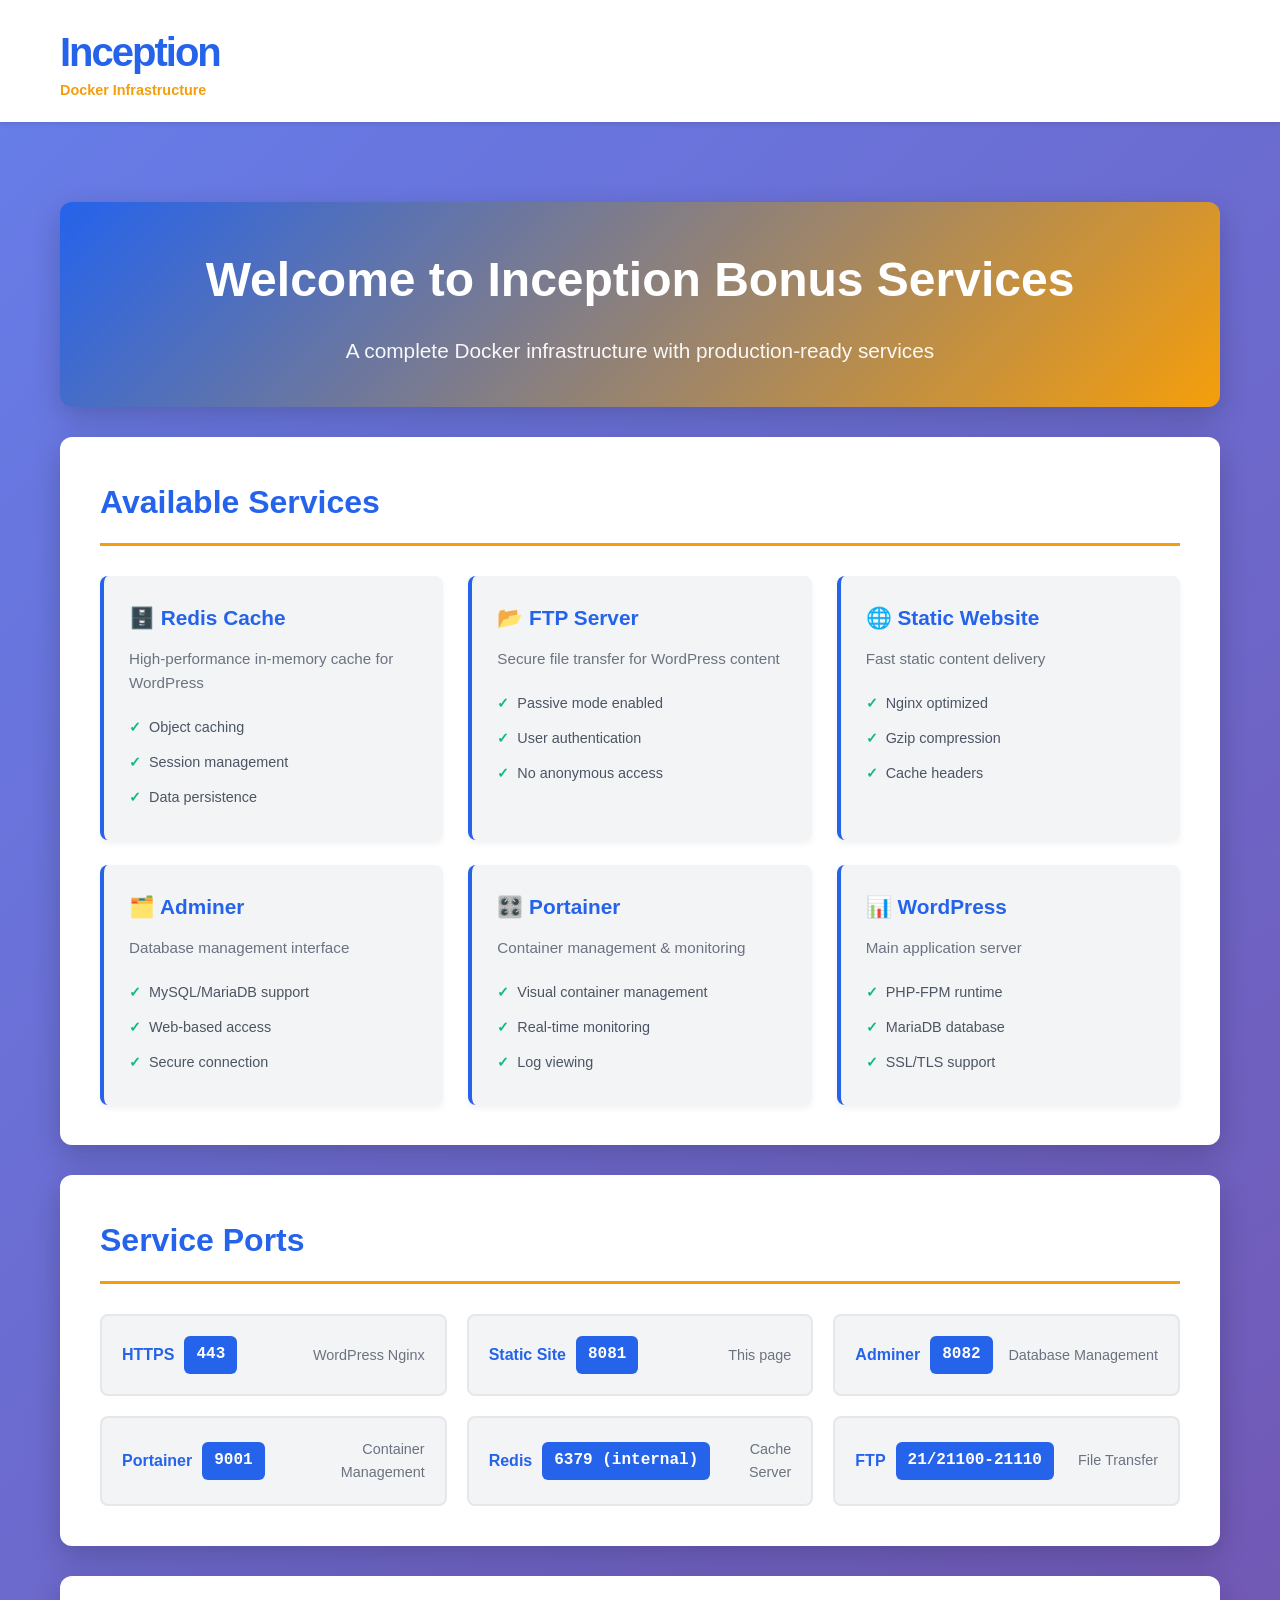
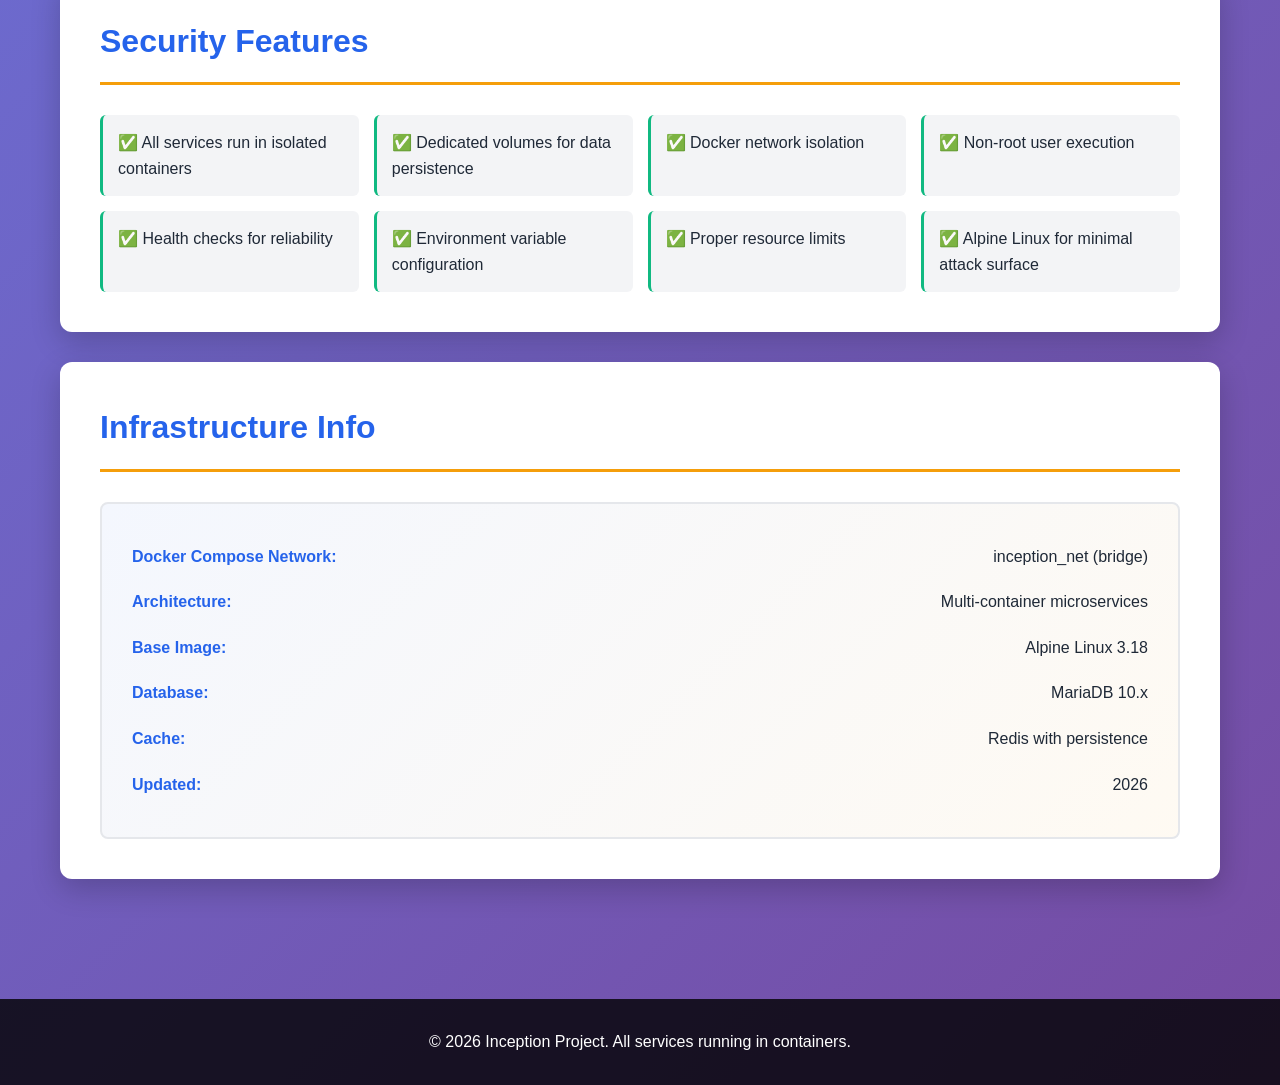
<file: srcs/requirements/bonus/static-site/www/index.html>
<!DOCTYPE html>
<html lang="en">
<head>
	<meta charset="UTF-8">
	<meta name="viewport" content="width=device-width, initial-scale=1.0">
	<title>Inception Bonus Services</title>
	<link rel="stylesheet" href="styles.css">
</head>
<body>
	<nav class="navbar">
		<div class="container">
			<div class="logo">
				<h1>Inception</h1>
				<p class="tagline">Docker Infrastructure</p>
			</div>
		</div>
	</nav>

	<main>
		<div class="container">
			<section class="hero">
				<h2>Welcome to Inception Bonus Services</h2>
				<p>A complete Docker infrastructure with production-ready services</p>
			</section>

			<section class="services">
				<h3>Available Services</h3>
				<div class="services-grid">
					<div class="service-card">
						<h4>🗄️ Redis Cache</h4>
						<p>High-performance in-memory cache for WordPress</p>
						<ul>
							<li>Object caching</li>
							<li>Session management</li>
							<li>Data persistence</li>
						</ul>
					</div>

					<div class="service-card">
						<h4>📂 FTP Server</h4>
						<p>Secure file transfer for WordPress content</p>
						<ul>
							<li>Passive mode enabled</li>
							<li>User authentication</li>
							<li>No anonymous access</li>
						</ul>
					</div>

					<div class="service-card">
						<h4>🌐 Static Website</h4>
						<p>Fast static content delivery</p>
						<ul>
							<li>Nginx optimized</li>
							<li>Gzip compression</li>
							<li>Cache headers</li>
						</ul>
					</div>

					<div class="service-card">
						<h4>🗂️ Adminer</h4>
						<p>Database management interface</p>
						<ul>
							<li>MySQL/MariaDB support</li>
							<li>Web-based access</li>
							<li>Secure connection</li>
						</ul>
					</div>

					<div class="service-card">
						<h4>🎛️ Portainer</h4>
						<p>Container management & monitoring</p>
						<ul>
							<li>Visual container management</li>
							<li>Real-time monitoring</li>
							<li>Log viewing</li>
						</ul>
					</div>

					<div class="service-card">
						<h4>📊 WordPress</h4>
						<p>Main application server</p>
						<ul>
							<li>PHP-FPM runtime</li>
							<li>MariaDB database</li>
							<li>SSL/TLS support</li>
						</ul>
					</div>
				</div>
			</section>

			<section class="ports">
				<h3>Service Ports</h3>
				<div class="ports-list">
					<div class="port-item">
						<span class="port-name">HTTPS</span>
						<span class="port-number">443</span>
						<span class="port-desc">WordPress Nginx</span>
					</div>
					<div class="port-item">
						<span class="port-name">Static Site</span>
						<span class="port-number">8081</span>
						<span class="port-desc">This page</span>
					</div>
					<div class="port-item">
						<span class="port-name">Adminer</span>
						<span class="port-number">8082</span>
						<span class="port-desc">Database Management</span>
					</div>
					<div class="port-item">
						<span class="port-name">Portainer</span>
						<span class="port-number">9001</span>
						<span class="port-desc">Container Management</span>
					</div>
					<div class="port-item">
						<span class="port-name">Redis</span>
						<span class="port-number">6379 (internal)</span>
						<span class="port-desc">Cache Server</span>
					</div>
					<div class="port-item">
						<span class="port-name">FTP</span>
						<span class="port-number">21/21100-21110</span>
						<span class="port-desc">File Transfer</span>
					</div>
				</div>
			</section>

			<section class="features">
				<h3>Security Features</h3>
				<ul class="features-list">
					<li>✅ All services run in isolated containers</li>
					<li>✅ Dedicated volumes for data persistence</li>
					<li>✅ Docker network isolation</li>
					<li>✅ Non-root user execution</li>
					<li>✅ Health checks for reliability</li>
					<li>✅ Environment variable configuration</li>
					<li>✅ Proper resource limits</li>
					<li>✅ Alpine Linux for minimal attack surface</li>
				</ul>
			</section>

			<section class="info">
				<h3>Infrastructure Info</h3>
				<div class="info-box">
					<p><strong>Docker Compose Network:</strong> inception_net (bridge)</p>
					<p><strong>Architecture:</strong> Multi-container microservices</p>
					<p><strong>Base Image:</strong> Alpine Linux 3.18</p>
					<p><strong>Database:</strong> MariaDB 10.x</p>
					<p><strong>Cache:</strong> Redis with persistence</p>
					<p><strong>Updated:</strong> 2026</p>
				</div>
			</section>
		</div>
	</main>

	<footer>
		<div class="container">
			<p>&copy; 2026 Inception Project. All services running in containers.</p>
		</div>
	</footer>
</body>
</html>
</file>
<file: srcs/requirements/bonus/static-site/www/styles.css>
* {
	margin: 0;
	padding: 0;
	box-sizing: border-box;
}

:root {
	--primary-color: #2563eb;
	--secondary-color: #f59e0b;
	--text-color: #1f2937;
	--light-bg: #f3f4f6;
	--border-color: #e5e7eb;
	--success-color: #10b981;
}

body {
	font-family: -apple-system, BlinkMacSystemFont, 'Segoe UI', Roboto, 'Helvetica Neue', Arial, sans-serif;
	line-height: 1.6;
	color: var(--text-color);
	background: linear-gradient(135deg, #667eea 0%, #764ba2 100%);
	min-height: 100vh;
}

.container {
	max-width: 1200px;
	margin: 0 auto;
	padding: 0 20px;
}

/* Navbar */
.navbar {
	background: white;
	box-shadow: 0 2px 4px rgba(0, 0, 0, 0.1);
	position: sticky;
	top: 0;
	z-index: 100;
	margin-bottom: 40px;
}

.navbar .container {
	padding: 20px;
}

.logo h1 {
	font-size: 2.5rem;
	color: var(--primary-color);
	font-weight: 800;
	letter-spacing: -2px;
}

.logo .tagline {
	font-size: 0.9rem;
	color: var(--secondary-color);
	font-weight: 600;
	margin-top: -5px;
}

/* Main Content */
main {
	padding: 40px 0;
}

section {
	background: white;
	border-radius: 12px;
	padding: 40px;
	margin-bottom: 30px;
	box-shadow: 0 10px 30px rgba(0, 0, 0, 0.2);
}

section h3 {
	font-size: 2rem;
	color: var(--primary-color);
	margin-bottom: 30px;
	padding-bottom: 15px;
	border-bottom: 3px solid var(--secondary-color);
}

/* Hero Section */
.hero {
	text-align: center;
	background: linear-gradient(135deg, var(--primary-color), var(--secondary-color));
	color: white;
}

.hero h2 {
	font-size: 3rem;
	margin-bottom: 15px;
	font-weight: 800;
}

.hero p {
	font-size: 1.3rem;
	opacity: 0.95;
	font-weight: 300;
}

/* Services Grid */
.services-grid {
	display: grid;
	grid-template-columns: repeat(auto-fit, minmax(300px, 1fr));
	gap: 25px;
	margin-top: 30px;
}

.service-card {
	background: var(--light-bg);
	border-left: 4px solid var(--primary-color);
	padding: 25px;
	border-radius: 8px;
	transition: all 0.3s ease;
	box-shadow: 0 4px 6px rgba(0, 0, 0, 0.05);
}

.service-card:hover {
	transform: translateY(-5px);
	box-shadow: 0 8px 12px rgba(0, 0, 0, 0.15);
	border-left-color: var(--secondary-color);
}

.service-card h4 {
	font-size: 1.3rem;
	color: var(--primary-color);
	margin-bottom: 12px;
	font-weight: 700;
}

.service-card p {
	color: #6b7280;
	margin-bottom: 15px;
	font-size: 0.95rem;
}

.service-card ul {
	list-style: none;
	padding-left: 0;
}

.service-card li {
	padding: 6px 0;
	padding-left: 20px;
	position: relative;
	color: #4b5563;
	font-size: 0.9rem;
}

.service-card li:before {
	content: "✓";
	position: absolute;
	left: 0;
	color: var(--success-color);
	font-weight: bold;
}

/* Ports List */
.ports-list {
	display: grid;
	grid-template-columns: repeat(auto-fit, minmax(280px, 1fr));
	gap: 20px;
	margin-top: 30px;
}

.port-item {
	background: var(--light-bg);
	padding: 20px;
	border-radius: 8px;
	border: 2px solid var(--border-color);
	display: flex;
	justify-content: space-between;
	align-items: center;
	flex-wrap: wrap;
	gap: 10px;
}

.port-name {
	font-weight: 700;
	color: var(--primary-color);
	flex: 0 0 auto;
}

.port-number {
	background: var(--primary-color);
	color: white;
	padding: 6px 12px;
	border-radius: 6px;
	font-weight: bold;
	font-family: 'Courier New', monospace;
	flex: 0 0 auto;
}

.port-desc {
	color: #6b7280;
	font-size: 0.9rem;
	flex: 1;
	text-align: right;
}

/* Features List */
.features-list {
	list-style: none;
	padding-left: 0;
	display: grid;
	grid-template-columns: repeat(auto-fit, minmax(250px, 1fr));
	gap: 15px;
	margin-top: 25px;
}

.features-list li {
	padding: 15px;
	background: var(--light-bg);
	border-radius: 6px;
	border-left: 3px solid var(--success-color);
	font-weight: 500;
	transition: all 0.3s ease;
}

.features-list li:hover {
	box-shadow: 0 4px 8px rgba(0, 0, 0, 0.1);
	transform: translateX(5px);
}

/* Info Box */
.info-box {
	background: linear-gradient(135deg, rgba(37, 99, 235, 0.05), rgba(245, 158, 11, 0.05));
	border: 2px solid var(--border-color);
	border-radius: 8px;
	padding: 30px;
	margin-top: 25px;
}

.info-box p {
	padding: 10px 0;
	font-size: 1rem;
	display: flex;
	justify-content: space-between;
	align-items: center;
	flex-wrap: wrap;
}

.info-box strong {
	color: var(--primary-color);
	min-width: 200px;
}

/* Footer */
footer {
	background: rgba(0, 0, 0, 0.8);
	color: white;
	padding: 30px 0;
	text-align: center;
	margin-top: 50px;
}

footer p {
	margin: 0;
	font-weight: 300;
}

/* Responsive Design */
@media (max-width: 768px) {
	.logo h1 {
		font-size: 1.8rem;
	}

	.hero h2 {
		font-size: 2rem;
	}

	.hero p {
		font-size: 1.1rem;
	}

	section {
		padding: 25px;
	}

	section h3 {
		font-size: 1.5rem;
	}

	.services-grid {
		grid-template-columns: 1fr;
	}

	.port-item {
		flex-direction: column;
		align-items: flex-start;
	}

	.port-desc {
		text-align: left;
	}
}

@media (max-width: 480px) {
	.container {
		padding: 0 15px;
	}

	.navbar .container {
		padding: 15px;
	}

	.logo h1 {
		font-size: 1.5rem;
	}

	section {
		padding: 20px;
		margin-bottom: 20px;
	}

	.hero h2 {
		font-size: 1.5rem;
	}

	.info-box p {
		flex-direction: column;
		align-items: flex-start;
	}

	.info-box strong {
		min-width: auto;
		margin-bottom: 5px;
	}
}
</file>
